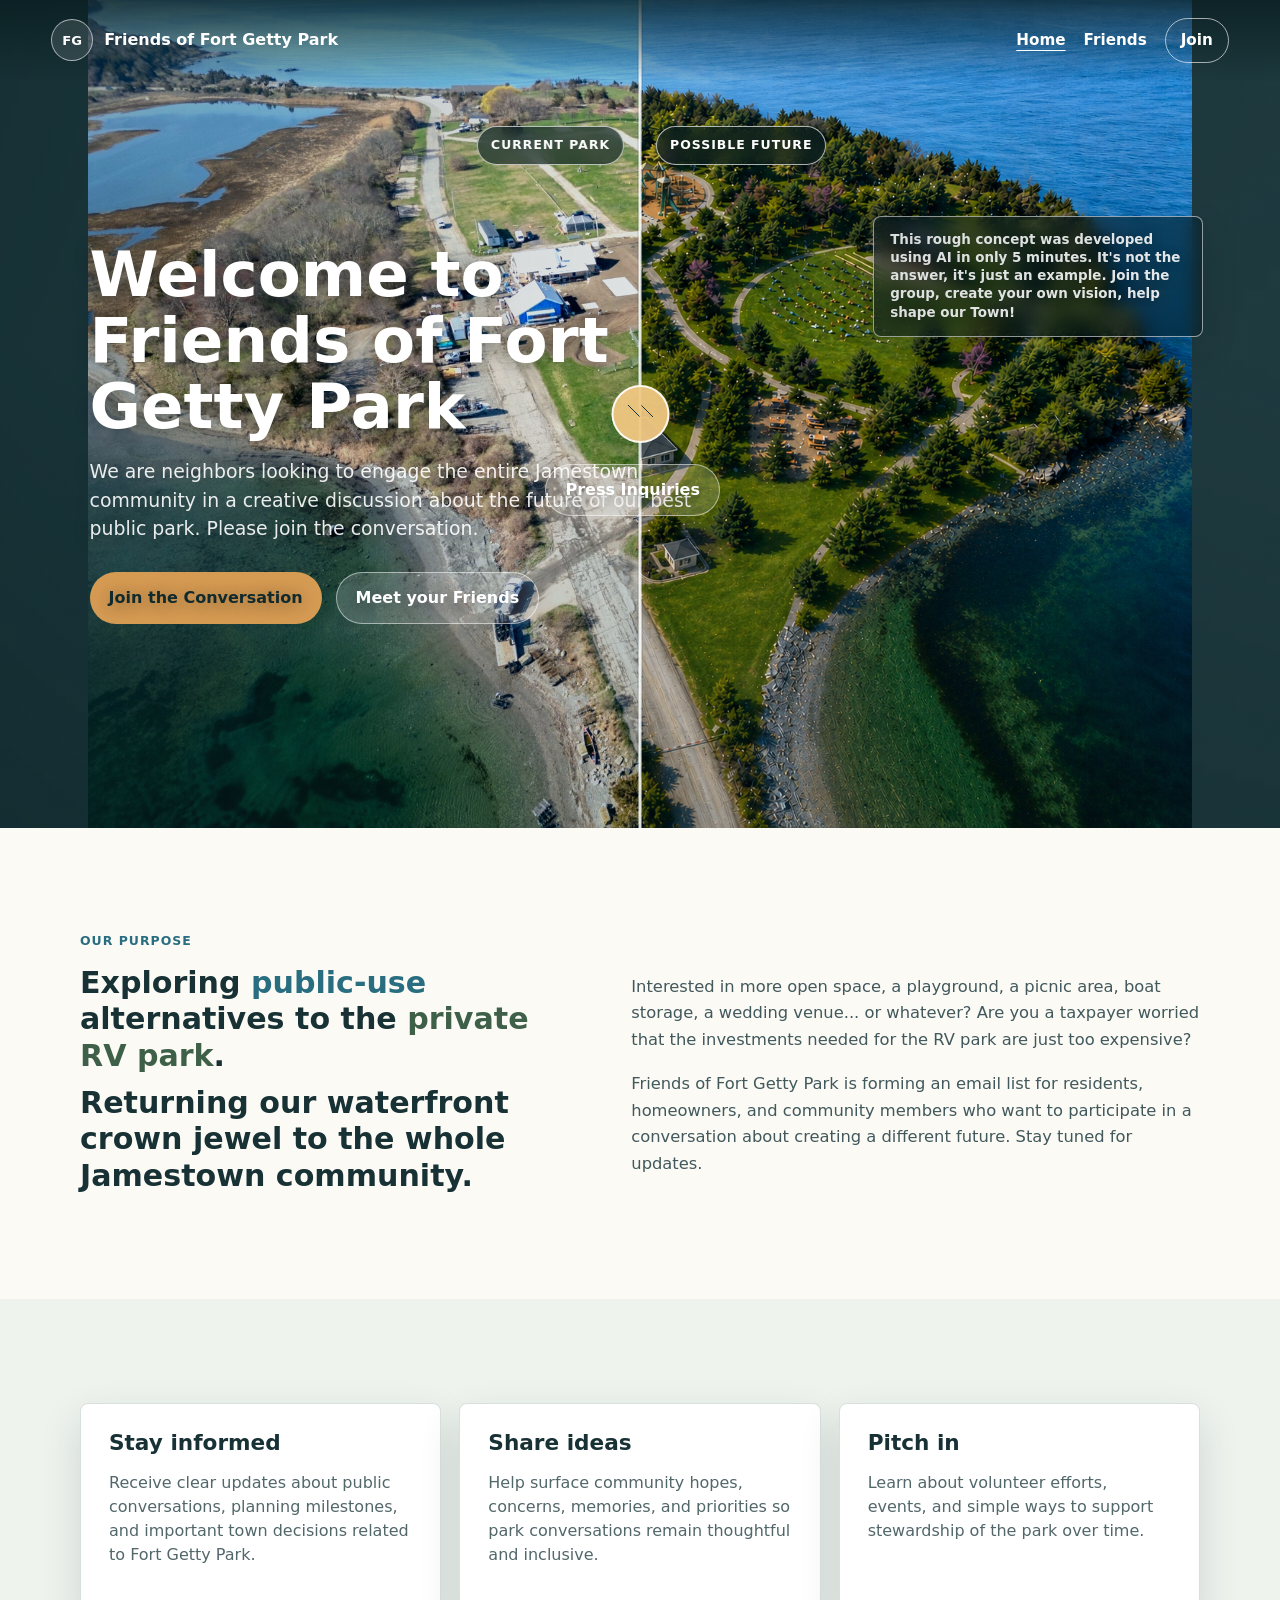
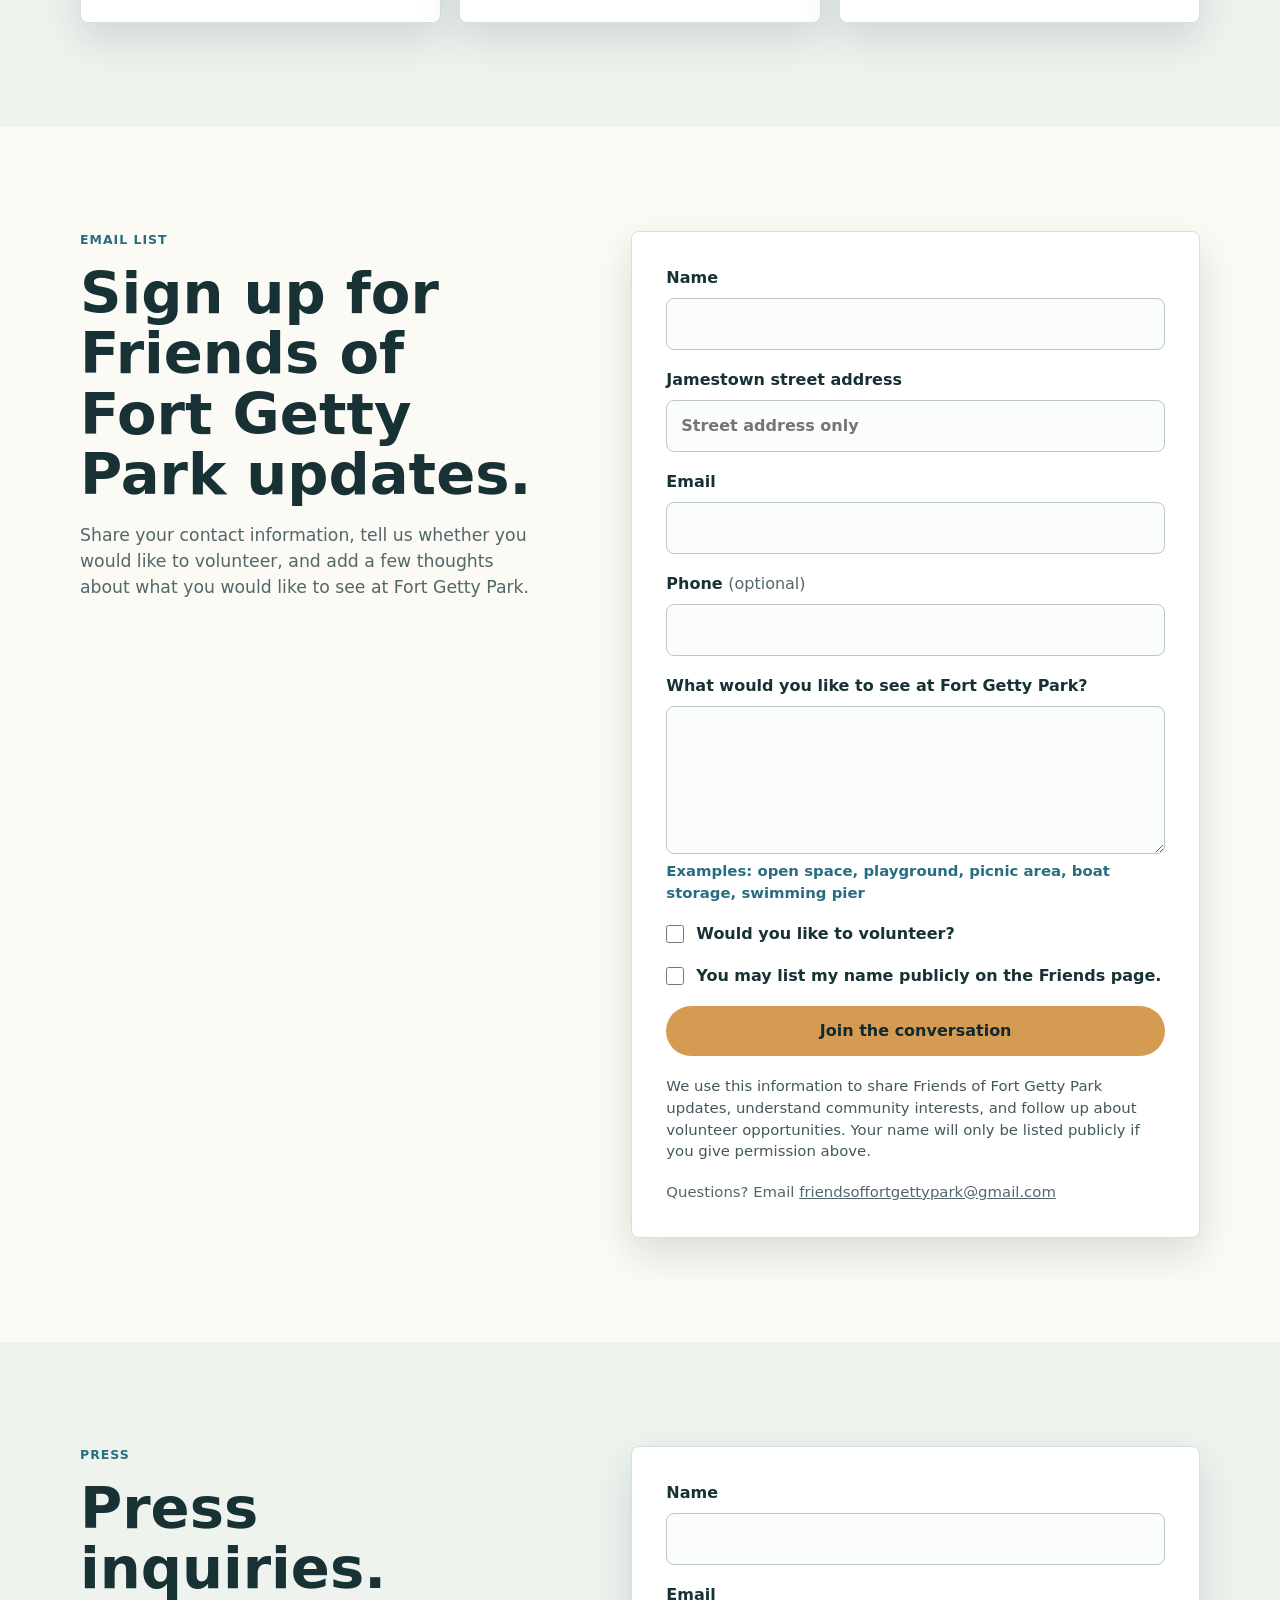
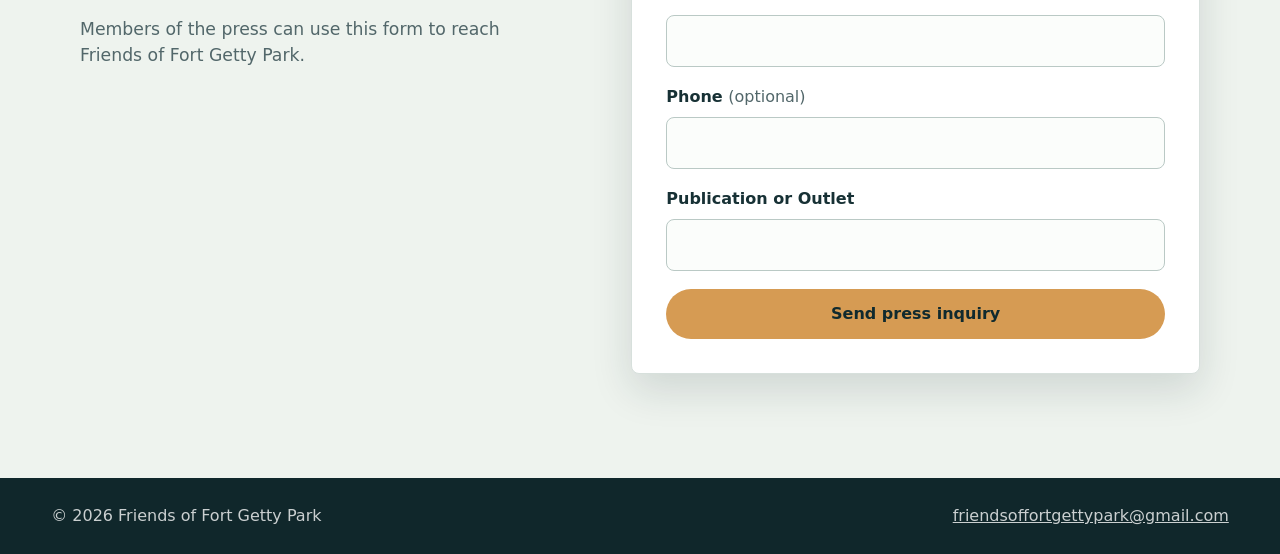
<file: index.html>
<!doctype html>
<html lang="en">
  <head>
    <meta charset="utf-8">
    <meta name="viewport" content="width=device-width, initial-scale=1">
    <title>Friends of Fort Getty Park</title>
    <meta name="description" content="Friends of Fort Getty Park welcomes neighbors who care about preserving, improving, and celebrating Fort Getty Park.">
    <link rel="stylesheet" href="styles.css">
  </head>
  <body>
    <header class="site-header">
      <a class="brand" href="index.html" aria-label="Friends of Fort Getty Park home">
        <span class="brand-mark">FG</span>
        <span>Friends of Fort Getty Park</span>
      </a>
      <nav class="site-nav" aria-label="Primary navigation">
        <a href="index.html" aria-current="page">Home</a>
        <a href="leadership.html">Friends</a>
        <a class="nav-action" href="#signup">Join</a>
      </nav>
    </header>

    <main>
      <section class="hero">
        <div class="comparison-hero" data-comparison>
          <img class="comparison-image future-image" src="assets/future-park-v3.png" alt="A proposed future vision for Fort Getty Park with more trees, paths, gathering spaces, two modest one-story buildings, and public amenities">
          <p class="future-note">This rough concept was developed using AI in only 5 minutes. It's not the answer, it's just an example. Join the group, create your own vision, help shape our Town!</p>
          <div class="comparison-before">
            <img class="comparison-image current-image" src="assets/current-park.jpg" alt="The current aerial view of Fort Getty Park">
          </div>
          <div class="comparison-divider" aria-hidden="true"></div>
          <input class="comparison-range" type="range" min="0" max="100" value="50" aria-label="Compare current Fort Getty Park with a possible future vision">
          <div class="comparison-label current">Current park</div>
          <div class="comparison-label future" data-mobile-label="1 Possibility">Possible future</div>
        </div>
        <div class="hero-shade"></div>
        <div class="hero-content">
          <h1>Welcome to Friends of Fort Getty Park</h1>
          <p class="hero-copy">We are neighbors looking to engage the entire Jamestown community in a creative discussion about the future of our best public park. Please join the conversation.</p>
          <div class="hero-actions">
            <a class="button primary" href="#signup">Join the Conversation</a>
            <a class="button secondary" href="leadership.html">Meet your Friends</a>
            <a class="button secondary hero-press-action" href="#press">Press Inquiries</a>
          </div>
        </div>
      </section>

      <section class="intro-section" aria-labelledby="mission-heading">
        <div class="section-inner two-column">
          <div>
            <p class="eyebrow dark">Our purpose</p>
            <h2 id="mission-heading">
              Exploring <span class="headline-emphasis public">public-use</span> alternatives to the <span class="headline-emphasis private">private RV park</span>.
              <span class="headline-line">Returning our waterfront crown jewel to the whole Jamestown community.</span>
            </h2>
          </div>
          <div class="body-copy">
            <p>Interested in more open space, a playground, a picnic area, boat storage, a wedding venue... or whatever? Are you a taxpayer worried that the investments needed for the RV park are just too expensive?</p>
            <p>Friends of Fort Getty Park is forming an email list for residents, homeowners, and community members who want to participate in a conversation about creating a different future. Stay tuned for updates.</p>
          </div>
        </div>
      </section>

      <section class="focus-section" aria-label="Community priorities">
        <div class="section-inner focus-grid">
          <article>
            <h3>Stay informed</h3>
            <p>Receive clear updates about public conversations, planning milestones, and important town decisions related to Fort Getty Park.</p>
          </article>
          <article>
            <h3>Share ideas</h3>
            <p>Help surface community hopes, concerns, memories, and priorities so park conversations remain thoughtful and inclusive.</p>
          </article>
          <article>
            <h3>Pitch in</h3>
            <p>Learn about volunteer efforts, events, and simple ways to support stewardship of the park over time.</p>
          </article>
        </div>
      </section>

      <section id="signup" class="signup-section" aria-labelledby="signup-heading">
        <div class="section-inner signup-layout">
          <div>
            <p class="eyebrow dark">Email list</p>
            <h2 id="signup-heading">Sign up for Friends of Fort Getty Park updates.</h2>
            <p class="body-copy">Share your contact information, tell us whether you would like to volunteer, and add a few thoughts about what you would like to see at Fort Getty Park.</p>
          </div>

          <form class="signup-form" id="signupForm" data-signup-form>
            <label>
              <span>Name</span>
              <input id="name" name="name" data-signup-field="name" type="text" autocomplete="name" required>
            </label>
            <label>
              <span>Jamestown street address</span>
              <input id="address" name="address" data-signup-field="address" type="text" autocomplete="street-address" placeholder="Street address only" required>
            </label>
            <label>
              <span>Email</span>
              <input id="email" name="email" data-signup-field="email" type="email" autocomplete="email" required>
            </label>
            <label>
              <span>Phone <em>(optional)</em></span>
              <input id="phone" name="phone" data-signup-field="phone" type="tel" autocomplete="tel">
            </label>
            <label>
              <span>What would you like to see at Fort Getty Park?</span>
              <textarea id="parkIdeas" name="parkIdeas" data-signup-field="parkIdeas" rows="5" aria-describedby="ideaExamples" required></textarea>
            </label>
            <p class="example-note" id="ideaExamples">Examples: open space, playground, picnic area, boat storage, swimming pier</p>
            <label class="checkbox-field">
              <input id="volunteer" type="checkbox">
              <span>Would you like to volunteer?</span>
            </label>
            <input id="volunteerValue" name="volunteer" data-signup-field="volunteer" type="hidden" value="No">
            <label class="checkbox-field">
              <input id="publicName" type="checkbox">
              <span>You may list my name publicly on the Friends page.</span>
            </label>
            <input id="publicNameValue" name="publicName" data-signup-field="publicName" type="hidden" value="No">
            <button class="button primary" type="submit">Join the conversation</button>
            <p class="form-status" id="formStatus" tabindex="-1" aria-live="polite"></p>
            <p class="form-note privacy-note">We use this information to share Friends of Fort Getty Park updates, understand community interests, and follow up about volunteer opportunities. Your name will only be listed publicly if you give permission above.</p>
            <p class="form-note">Questions? Email <a href="mailto:friendsoffortgettypark@gmail.com">friendsoffortgettypark@gmail.com</a></p>
          </form>
        </div>
      </section>

      <section id="press" class="press-section" aria-labelledby="press-heading">
        <div class="section-inner signup-layout">
          <div>
            <p class="eyebrow dark">Press</p>
            <h2 id="press-heading">Press inquiries.</h2>
            <p class="body-copy">Members of the press can use this form to reach Friends of Fort Getty Park.</p>
          </div>

          <form class="signup-form" id="pressForm">
            <label>
              <span>Name</span>
              <input id="pressName" name="name" type="text" autocomplete="name" required>
            </label>
            <label>
              <span>Email</span>
              <input id="pressEmail" name="email" type="email" autocomplete="email" required>
            </label>
            <label>
              <span>Phone <em>(optional)</em></span>
              <input id="pressPhone" name="phone" type="tel" autocomplete="tel">
            </label>
            <label>
              <span>Publication or Outlet</span>
              <input id="pressOutlet" name="outlet" type="text" required>
            </label>
            <button class="button primary" type="submit">Send press inquiry</button>
            <p class="form-status" id="pressStatus" aria-live="polite"></p>
          </form>
        </div>
      </section>
    </main>

    <footer class="site-footer">
      <p>&copy; 2026 Friends of Fort Getty Park</p>
      <a href="mailto:friendsoffortgettypark@gmail.com">friendsoffortgettypark@gmail.com</a>
    </footer>

    <script src="signup-config.js"></script>
    <script src="script.js"></script>
  </body>
</html>
</file>
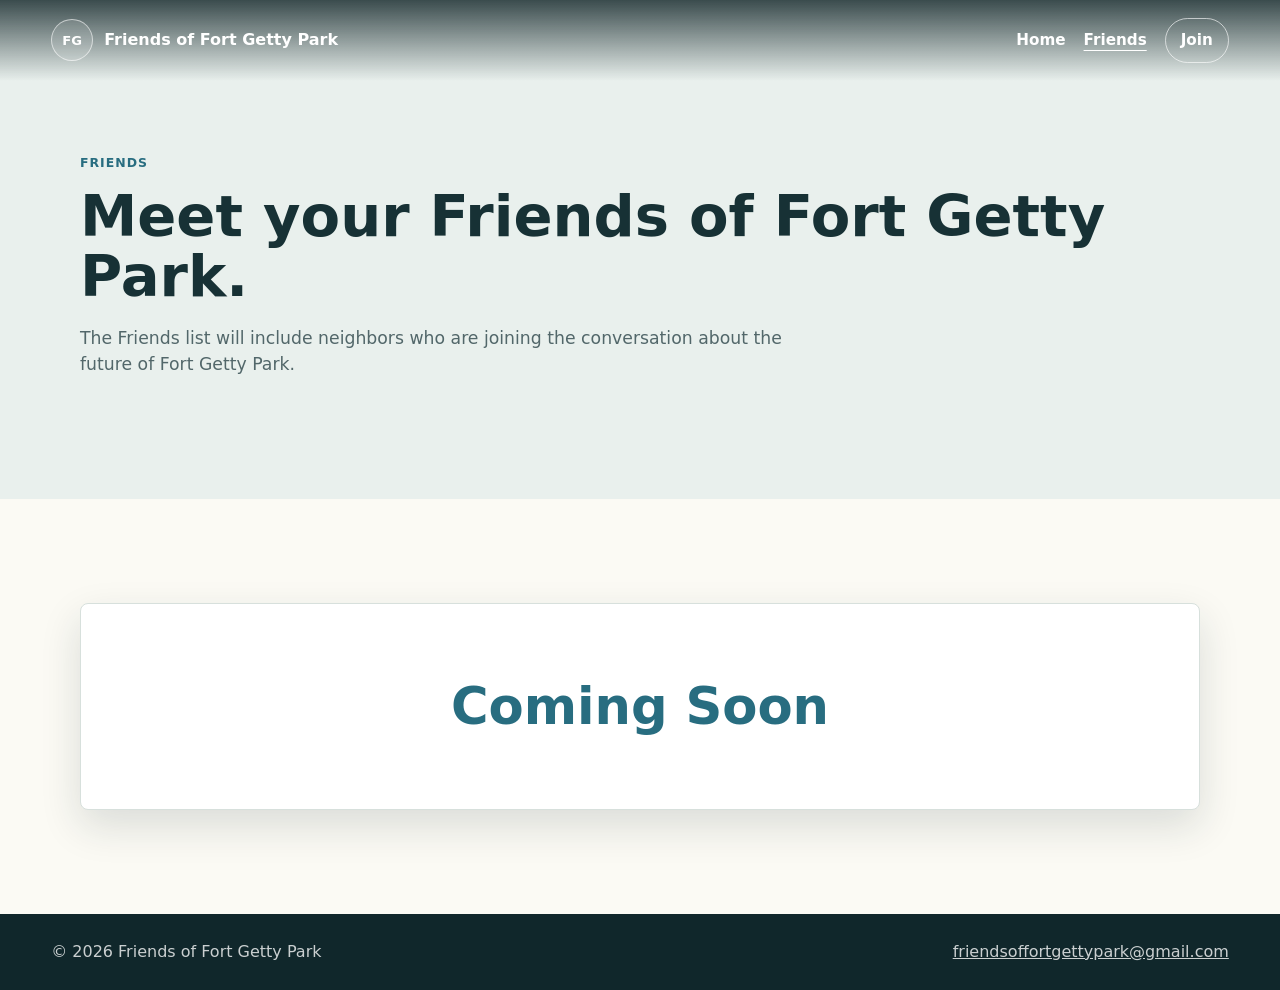
<file: leadership.html>
<!doctype html>
<html lang="en">
  <head>
    <meta charset="utf-8">
    <meta name="viewport" content="width=device-width, initial-scale=1">
    <title>Friends | Friends of Fort Getty Park</title>
    <meta name="description" content="Meet the neighbors joining the Friends of Fort Getty Park conversation.">
    <link rel="stylesheet" href="styles.css">
  </head>
  <body>
    <header class="site-header">
      <a class="brand" href="index.html" aria-label="Friends of Fort Getty Park home">
        <span class="brand-mark">FG</span>
        <span>Friends of Fort Getty Park</span>
      </a>
      <nav class="site-nav" aria-label="Primary navigation">
        <a href="index.html">Home</a>
        <a href="leadership.html" aria-current="page">Friends</a>
        <a class="nav-action" href="index.html#signup">Join</a>
      </nav>
    </header>

    <main>
      <section class="page-hero">
        <div class="section-inner">
          <p class="eyebrow dark">Friends</p>
          <h1>Meet your Friends of Fort Getty Park.</h1>
          <p class="body-copy">The Friends list will include neighbors who are joining the conversation about the future of Fort Getty Park.</p>
        </div>
      </section>

      <section class="leaders-section" aria-label="Friends">
        <div class="section-inner coming-soon">
          <p>Coming Soon</p>
        </div>
      </section>
    </main>

    <footer class="site-footer">
      <p>&copy; 2026 Friends of Fort Getty Park</p>
      <a href="mailto:friendsoffortgettypark@gmail.com">friendsoffortgettypark@gmail.com</a>
    </footer>
  </body>
</html>
</file>
<file: styles.css>
:root {
  --ink: #173135;
  --muted: #52676a;
  --line: #d7e0dc;
  --paper: #fbfaf4;
  --white: #ffffff;
  --sage: #7b927b;
  --moss: #3f6048;
  --water: #286d80;
  --sun: #d69b53;
  --shadow: 0 16px 40px rgba(20, 45, 48, 0.14);
}

* {
  box-sizing: border-box;
}

html {
  scroll-behavior: smooth;
}

body {
  margin: 0;
  font-family: Inter, ui-sans-serif, system-ui, -apple-system, BlinkMacSystemFont, "Segoe UI", sans-serif;
  color: var(--ink);
  background: var(--paper);
  line-height: 1.5;
}

a {
  color: inherit;
}

.site-header {
  position: fixed;
  z-index: 20;
  top: 0;
  left: 0;
  right: 0;
  display: flex;
  align-items: center;
  justify-content: space-between;
  gap: 24px;
  padding: 18px clamp(18px, 4vw, 56px);
  color: var(--white);
  background: linear-gradient(to bottom, rgba(9, 29, 32, 0.78), rgba(9, 29, 32, 0));
}

.brand,
.site-nav {
  display: flex;
  align-items: center;
}

.brand {
  gap: 11px;
  font-weight: 800;
  text-decoration: none;
}

.brand-mark {
  display: grid;
  place-items: center;
  width: 42px;
  height: 42px;
  border: 1px solid rgba(255, 255, 255, 0.58);
  border-radius: 50%;
  background: rgba(255, 255, 255, 0.12);
  font-size: 0.82rem;
}

.site-nav {
  gap: 18px;
  font-size: 0.95rem;
  font-weight: 700;
}

.site-nav a {
  text-decoration: none;
}

.site-nav a:hover,
.site-nav a[aria-current="page"] {
  text-decoration: underline;
  text-underline-offset: 5px;
}

.nav-action {
  padding: 10px 15px;
  border: 1px solid rgba(255, 255, 255, 0.62);
  border-radius: 999px;
}

.hero {
  position: relative;
  min-height: 92vh;
  display: grid;
  align-items: center;
  overflow: hidden;
  color: var(--white);
}

.comparison-hero,
.comparison-image,
.comparison-before {
  position: absolute;
  inset: 0;
}

.comparison-hero {
  --split: 50%;
  background: #203b40;
}

.comparison-image {
  width: 100%;
  height: 100%;
  object-fit: contain;
}

.future-image {
  filter: brightness(1.28) saturate(1.16) contrast(1.02);
}

.current-image {
  filter: brightness(1.12) saturate(1.05);
}

.comparison-before {
  z-index: 2;
  width: var(--split);
  overflow: hidden;
  background: #203b40;
}

.comparison-before .comparison-image {
  width: calc(100vw);
  max-width: none;
}

.comparison-divider {
  position: absolute;
  z-index: 7;
  top: 0;
  bottom: 0;
  left: var(--split);
  width: 3px;
  transform: translateX(-50%);
  background: rgba(255, 255, 255, 0.86);
  box-shadow: 0 0 0 1px rgba(16, 39, 43, 0.18);
}

.comparison-divider::after {
  content: "";
  position: absolute;
  top: 50%;
  left: 50%;
  width: 54px;
  height: 54px;
  transform: translate(-50%, -50%);
  border: 2px solid rgba(255, 255, 255, 0.88);
  border-radius: 50%;
  background:
    linear-gradient(45deg, transparent 48%, #14343a 48%, #14343a 55%, transparent 55%) 14px 18px / 12px 12px no-repeat,
    linear-gradient(225deg, transparent 48%, #14343a 48%, #14343a 55%, transparent 55%) 28px 18px / 12px 12px no-repeat,
    rgba(240, 199, 130, 0.94);
  box-shadow: var(--shadow);
}

.comparison-range {
  position: absolute;
  z-index: 8;
  inset: 0;
  width: 100%;
  height: 100%;
  margin: 0;
  opacity: 0;
  cursor: ew-resize;
}

.comparison-label {
  position: absolute;
  z-index: 7;
  top: 126px;
  left: var(--split);
  padding: 9px 13px;
  border: 1px solid rgba(255, 255, 255, 0.66);
  border-radius: 999px;
  color: var(--white);
  background: rgba(8, 28, 32, 0.62);
  font-size: 0.78rem;
  font-weight: 850;
  text-transform: uppercase;
  letter-spacing: 0.08em;
  backdrop-filter: blur(8px);
  pointer-events: none;
  white-space: nowrap;
}

.comparison-label.current {
  transform: translateX(calc(-100% - 16px));
}

.comparison-label.future {
  transform: translateX(16px);
}

.future-note {
  position: absolute;
  z-index: 1;
  top: clamp(180px, 24vh, 260px);
  right: clamp(22px, 6vw, 82px);
  width: min(330px, 32vw);
  margin: 0;
  padding: 14px 16px;
  border: 1px solid rgba(255, 255, 255, 0.58);
  border-radius: 8px;
  color: rgba(255, 255, 255, 0.94);
  background: rgba(8, 28, 32, 0.56);
  box-shadow: 0 14px 34px rgba(9, 29, 32, 0.18);
  font-size: clamp(0.82rem, 1.05vw, 0.98rem);
  font-weight: 750;
  line-height: 1.35;
  pointer-events: none;
  text-shadow: 0 1px 10px rgba(4, 20, 23, 0.36);
  backdrop-filter: blur(8px);
}

.hero-shade {
  position: absolute;
  inset: 0;
  z-index: 5;
  pointer-events: none;
  background:
    linear-gradient(90deg, rgba(6, 30, 34, 0.3) 0%, rgba(6, 30, 34, 0.12) 42%, rgba(6, 30, 34, 0) 100%),
    linear-gradient(0deg, rgba(6, 30, 34, 0.24) 0%, rgba(6, 30, 34, 0.02) 58%, rgba(6, 30, 34, 0.08) 100%);
}

.hero-content {
  position: relative;
  z-index: 9;
  width: min(720px, calc(100% - 36px));
  margin: clamp(6px, 3vw, 48px) 0 0 clamp(18px, 7vw, 90px);
  pointer-events: none;
  text-shadow: 0 2px 18px rgba(4, 20, 23, 0.48);
}

.hero-content a {
  pointer-events: auto;
}

.hero-press-action {
  position: absolute;
  z-index: 9;
  right: clamp(22px, 7vw, 94px);
  bottom: clamp(72px, 12vh, 136px);
}

.eyebrow {
  margin: 0 0 14px;
  font-size: 0.78rem;
  font-weight: 850;
  letter-spacing: 0.08em;
  text-transform: uppercase;
  color: #f0c782;
}

.eyebrow.dark {
  color: var(--water);
}

h1,
h2,
h3,
p {
  overflow-wrap: anywhere;
}

h1,
h2,
h3 {
  margin: 0;
  line-height: 1.05;
}

.hero h1 {
  max-width: 600px;
  font-size: clamp(2.25rem, 4.9vw, 4.35rem);
}

.hero-copy {
  max-width: 620px;
  margin: 18px 0 0;
  font-size: clamp(1rem, 1.55vw, 1.18rem);
  color: rgba(255, 255, 255, 0.9);
}

.hero-actions {
  display: flex;
  flex-wrap: wrap;
  gap: 14px;
  margin-top: 30px;
}

.button {
  display: inline-flex;
  align-items: center;
  justify-content: center;
  min-height: 48px;
  padding: 13px 19px;
  border: 0;
  border-radius: 999px;
  font: inherit;
  font-weight: 800;
  text-decoration: none;
  cursor: pointer;
}

.button.primary {
  color: #102a2e;
  background: var(--sun);
}

.button:disabled {
  opacity: 0.65;
  cursor: progress;
}

.button.secondary {
  color: var(--white);
  background: rgba(255, 255, 255, 0.16);
  border: 1px solid rgba(255, 255, 255, 0.5);
}

.section-inner {
  width: min(1120px, calc(100% - 36px));
  margin: 0 auto;
}

.intro-section,
.leaders-section,
.signup-section,
.press-section,
.focus-section,
.page-hero,
.contact-band {
  padding: clamp(58px, 9vw, 104px) 0;
}

.two-column,
.signup-layout,
.contact-layout {
  display: grid;
  grid-template-columns: minmax(0, 0.9fr) minmax(0, 1.1fr);
  gap: clamp(28px, 7vw, 86px);
  align-items: start;
}

.intro-section h2,
.signup-section h2,
.press-section h2,
.page-hero h1,
.contact-band h2 {
  font-size: clamp(2rem, 4.5vw, 4.3rem);
}

.intro-section h2 {
  max-width: 560px;
  font-size: clamp(1.55rem, 2.35vw, 2.25rem);
  line-height: 1.22;
}

.headline-emphasis {
  font-weight: 900;
}

.headline-emphasis.public {
  color: var(--water);
}

.headline-emphasis.private {
  color: var(--moss);
}

.headline-line {
  display: block;
  margin-top: 10px;
}

.body-copy {
  color: var(--muted);
  font-size: 1.08rem;
}

.intro-section .body-copy {
  color: #41585c;
  max-width: 620px;
  padding-top: 42px;
  font-size: clamp(1.02rem, 1.18vw, 1.12rem);
  font-weight: 500;
  line-height: 1.62;
}

.intro-section .body-copy p {
  margin: 0;
}

.intro-section .body-copy p + p {
  margin-top: 18px;
}

.focus-section {
  background: #eef3ee;
}

.focus-grid,
.leader-grid {
  display: grid;
  grid-template-columns: repeat(3, minmax(0, 1fr));
  gap: 18px;
}

.friend-list {
  display: grid;
  grid-template-columns: repeat(3, minmax(0, 1fr));
  gap: 14px;
  padding-left: 0;
  list-style: none;
}

.focus-grid article,
.leader-card,
.friend-list li,
.signup-form {
  border: 1px solid var(--line);
  border-radius: 8px;
  background: var(--white);
  box-shadow: var(--shadow);
}

.focus-grid article {
  min-height: 220px;
  padding: 28px;
}

.focus-grid h3,
.leader-card h2 {
  font-size: 1.35rem;
}

.focus-grid p,
.leader-card p,
.form-note,
.form-status {
  color: var(--muted);
}

.signup-section {
  background: var(--paper);
}

.press-section {
  background: #eef3ee;
}

.signup-form {
  display: grid;
  gap: 18px;
  padding: clamp(22px, 4vw, 34px);
}

.signup-form label {
  display: grid;
  gap: 8px;
  font-weight: 750;
}

.signup-form em {
  color: var(--muted);
  font-style: normal;
  font-weight: 500;
}

.signup-form input,
.signup-form textarea {
  width: 100%;
  border: 1px solid #bac9c5;
  border-radius: 8px;
  padding: 13px 14px;
  font: inherit;
  color: var(--ink);
  background: #fbfdfb;
}

.signup-form textarea {
  resize: vertical;
}

.checkbox-field {
  grid-template-columns: 22px 1fr;
  align-items: center;
  gap: 10px;
}

.signup-form .checkbox-field input {
  width: 18px;
  height: 18px;
  margin: 0;
  accent-color: var(--water);
}

.example-note,
.form-note,
.form-status {
  margin: 0;
  font-size: 0.93rem;
}

.form-status:empty {
  display: none;
}

.form-status {
  padding: 13px 14px;
  border: 1px solid rgba(214, 155, 83, 0.46);
  border-radius: 8px;
  background: #fff3cf;
  color: #244a35;
  font-weight: 850;
}

.privacy-note {
  padding-top: 2px;
  color: #41585c;
  line-height: 1.45;
}

.example-note {
  margin-top: -12px;
  color: var(--water);
  font-weight: 700;
}

.page-hero {
  padding-top: 154px;
  background: #e9f0ed;
}

.page-hero .body-copy {
  max-width: 720px;
  margin-top: 18px;
}

.leader-card {
  padding: 28px;
}

.friend-list li {
  padding: 18px 20px;
  color: var(--ink);
  font-size: 1.08rem;
  font-weight: 800;
}

.coming-soon {
  padding: clamp(34px, 7vw, 64px);
  border: 1px solid var(--line);
  border-radius: 8px;
  background: var(--white);
  box-shadow: var(--shadow);
  text-align: center;
}

.coming-soon p {
  margin: 0;
  color: var(--water);
  font-size: clamp(1.8rem, 4vw, 3.2rem);
  font-weight: 900;
}

.headshot-placeholder {
  display: grid;
  place-items: center;
  width: 118px;
  height: 118px;
  margin-bottom: 24px;
  border-radius: 50%;
  color: var(--white);
  background: linear-gradient(135deg, var(--moss), var(--water));
  font-size: 1.45rem;
  font-weight: 850;
}

.leader-card img {
  width: 118px;
  height: 118px;
  margin-bottom: 24px;
  border-radius: 50%;
  object-fit: cover;
}

.contact-band {
  background: var(--ink);
  color: var(--white);
}

.contact-layout {
  grid-template-columns: 1fr auto;
  align-items: center;
}

.contact-layout p {
  margin: 8px 0 0;
  color: rgba(255, 255, 255, 0.78);
}

.site-footer {
  display: flex;
  justify-content: space-between;
  gap: 20px;
  padding: 26px clamp(18px, 4vw, 56px);
  color: rgba(255, 255, 255, 0.78);
  background: #10272b;
}

.site-footer p {
  margin: 0;
}

@media (max-width: 820px) {
  .site-header {
    position: absolute;
    justify-content: flex-end;
    padding-top: 14px;
  }

  .brand {
    display: none;
  }

  .site-nav {
    justify-content: flex-end;
    gap: 10px;
    font-size: 0.86rem;
  }

  .nav-action {
    padding: 8px 10px;
  }

  .hero {
    min-height: 760px;
  }

  .comparison-image {
    object-position: center;
  }

  .comparison-label {
    top: 224px;
    font-size: 0.68rem;
  }

  .comparison-divider {
    z-index: 6;
    top: 204px;
    bottom: 184px;
  }

  .future-note {
    display: none;
  }

  .hero-content {
    display: grid;
    align-content: start;
    min-height: calc(760px - 192px);
    margin: 34px auto 0;
  }

  .hero-copy {
    position: absolute;
    left: 0;
    right: 0;
    bottom: 164px;
    max-width: none;
    margin: 0;
    font-size: 0.98rem;
  }

  .hero-actions {
    position: absolute;
    z-index: 20;
    left: 0;
    right: 0;
    bottom: 0;
    display: grid;
    grid-template-columns: 1fr;
    gap: 10px;
    margin-top: 0;
  }

  .hero-actions .button {
    min-height: 42px;
    padding: 10px 14px;
    font-size: 0.92rem;
  }

  .hero-press-action {
    position: static;
    right: auto;
    bottom: auto;
    width: 100%;
    margin: 0;
  }

  .hero h1 {
    font-size: clamp(2.25rem, 10vw, 3.35rem);
  }

  .two-column,
  .signup-layout,
  .contact-layout,
  .focus-grid,
  .leader-grid,
  .friend-list {
    grid-template-columns: 1fr;
  }

  .contact-layout {
    justify-items: start;
  }

  .site-footer {
    flex-direction: column;
  }
}

@media (max-width: 520px) {
  .site-nav {
    flex-wrap: nowrap;
    justify-content: flex-end;
  }

  .button {
    width: 100%;
  }

  .comparison-label {
    top: 232px;
    max-width: 136px;
    overflow: hidden;
    text-overflow: ellipsis;
  }

  .comparison-label.future {
    color: transparent;
  }

  .comparison-label.future::before {
    content: attr(data-mobile-label);
    color: var(--white);
  }

  .hero-actions .button {
    min-height: 40px;
    font-size: 0.86rem;
  }
}
</file>
